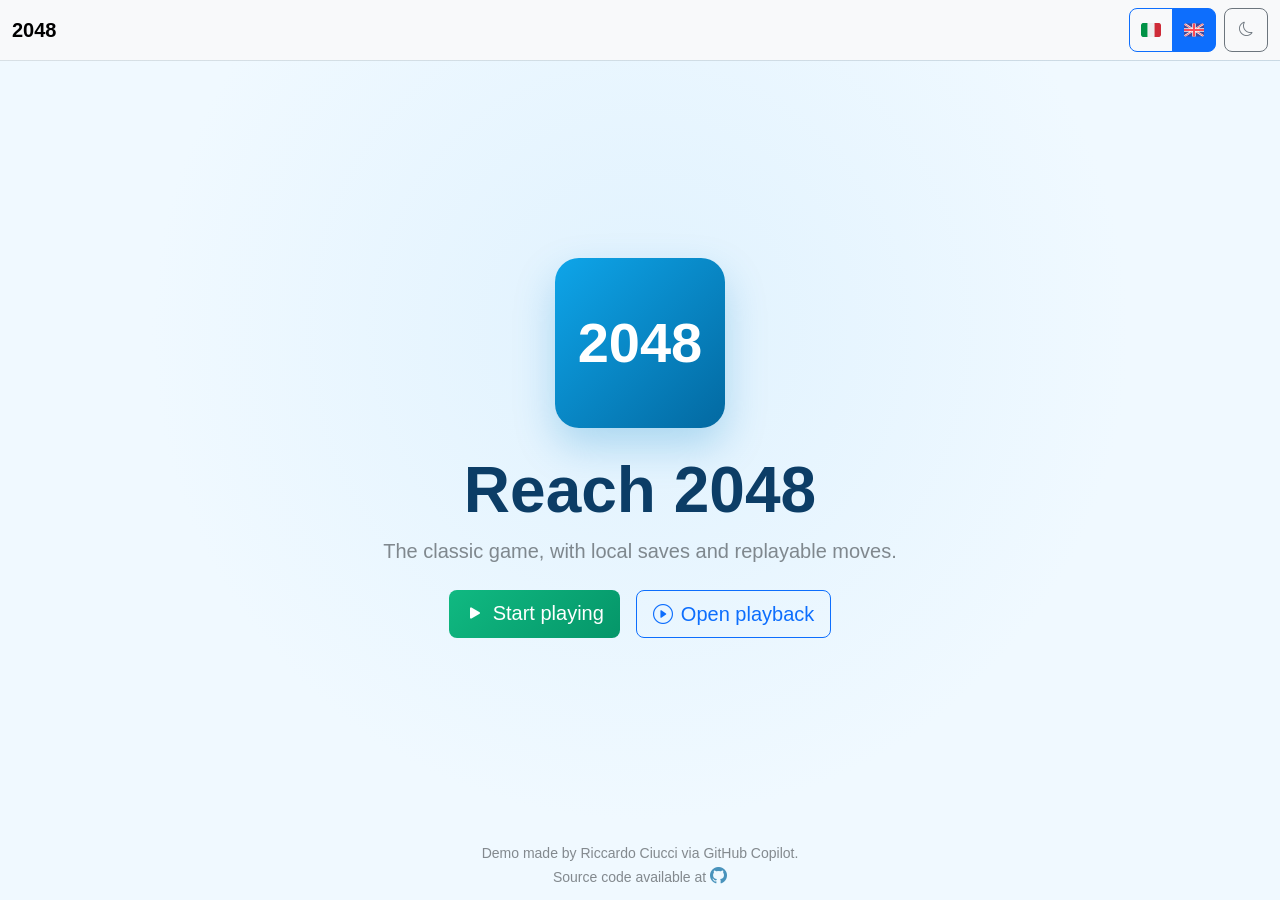
<file: game/index.html>
<!DOCTYPE html>
<html lang="en" data-page="landing">
<head>
    <meta charset="UTF-8">
    <meta name="viewport" content="width=device-width, initial-scale=1.0, viewport-fit=cover">
    <meta name="theme-color" content="#0ea5e9">
    <title>2048</title>
    <link rel="apple-touch-icon" href="images/icon.svg">
    <link rel="icon" href="images/icon.svg" type="image/svg+xml">
    <link rel="manifest" href="manifest.json">
    <link href="https://cdn.jsdelivr.net/npm/bootstrap@5.3.0/dist/css/bootstrap.min.css" rel="stylesheet">
    <link rel="stylesheet" href="https://cdn.jsdelivr.net/npm/bootstrap-icons@1.11.0/font/bootstrap-icons.css">
    <link rel="stylesheet" href="styles/styles.css">
    <script defer src="https://cdn.jsdelivr.net/npm/bootstrap@5.3.0/dist/js/bootstrap.bundle.min.js"></script>
    <script defer src="scripts/translations.js"></script>
    <script defer src="scripts/game.js"></script>
</head>
<body>
    <header class="navbar-container"><nav class="navbar navbar-light bg-body-tertiary"><div class="container-fluid d-flex flex-wrap align-items-center justify-content-between gap-2">
        <a class="navbar-brand mb-0 h5" href="index.html"><strong>2048</strong></a>
        <div class="d-flex align-items-center gap-2"><div class="btn-group btn-group-sm" role="group" aria-label="Language"><input type="radio" class="btn-check" name="language" id="lang-it" value="it"><label class="btn btn-outline-primary language-option" for="lang-it" title="Italiano"><img src="images/it-flag.svg" alt="Italiano"></label><input type="radio" class="btn-check" name="language" id="lang-en" value="en" checked><label class="btn btn-outline-primary language-option" for="lang-en" title="English"><img src="images/uk-flag.svg" alt="English"></label></div><button type="button" class="btn btn-outline-secondary btn-sm" id="theme-toggle" title="Toggle theme"><i class="bi bi-moon"></i></button></div>
    </div></nav></header>
    <main class="landing-main d-flex align-items-center justify-content-center"><section class="landing-content text-center"><div class="landing-mark">2048</div><h1 data-i18n="landingTitle">Reach 2048</h1><p class="lead text-muted" data-i18n="landingSubtitle">The classic game, with local saves and replayable moves.</p><div class="d-flex flex-wrap justify-content-center gap-3 mt-4"><a class="btn btn-success btn-lg" href="game.html"><i class="bi bi-play-fill"></i><span class="ms-2" data-i18n="startGame">Start playing</span></a><a class="btn btn-outline-primary btn-lg" href="playback.html"><i class="bi bi-play-circle"></i><span class="ms-2" data-i18n="openPlayback">Open playback</span></a></div></section></main>
    <footer class="landing-footer text-center small text-muted"><div data-i18n="footerCredit">Demo made by Riccardo Ciucci via GitHub Copilot.</div><div><span data-i18n="sourceAvailable">Source code available at</span> <a href="https://github.com/Richie314/2048-ai/" target="_blank" rel="noopener noreferrer"><i class="bi bi-github" aria-hidden="true"></i><span class="visually-hidden">GitHub</span></a></div></footer>
</body>
</html>
</file>
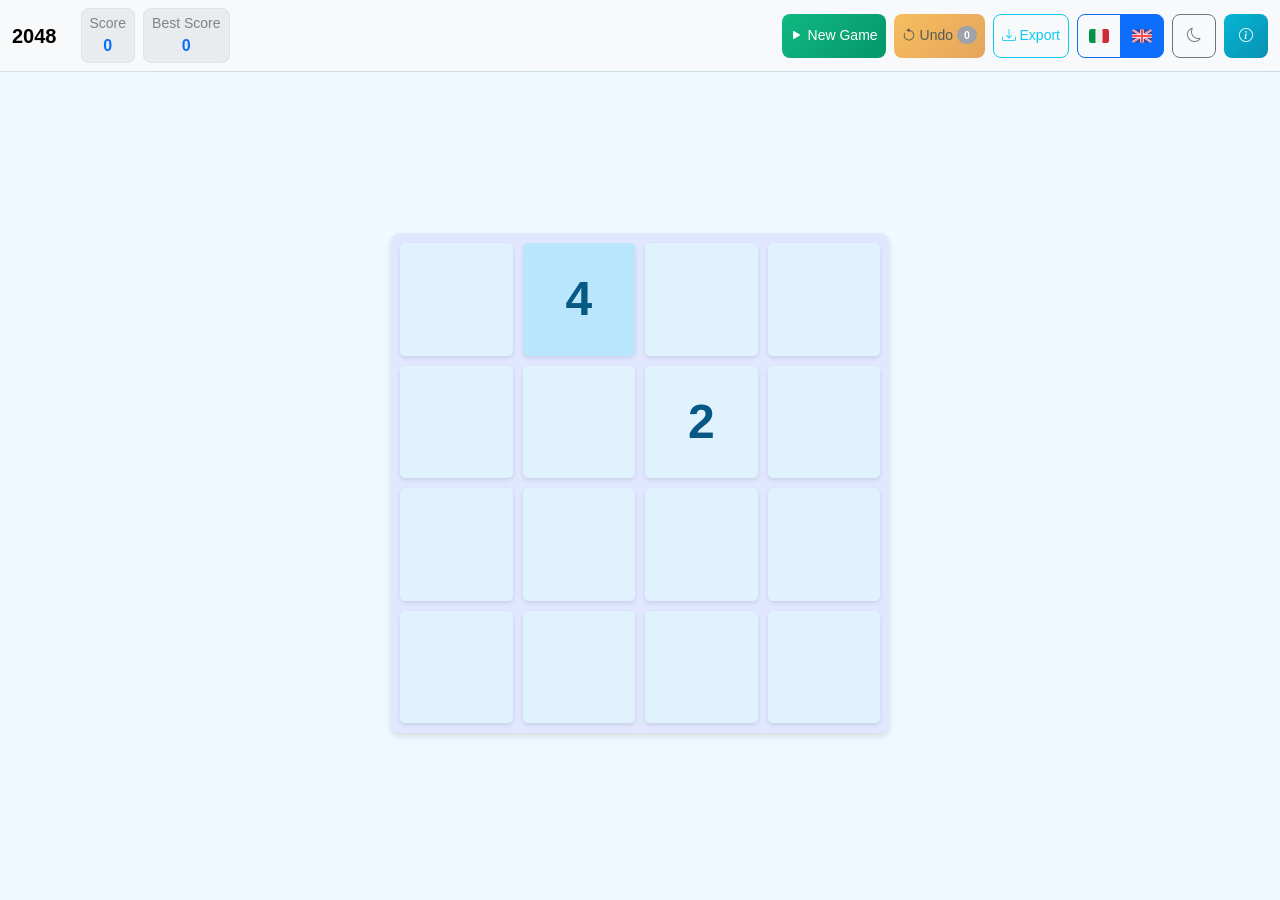
<file: game/game.html>
<!DOCTYPE html>
<html lang="en" data-page="game">
<head>
    <meta charset="UTF-8">
    <meta name="viewport" content="width=device-width, initial-scale=1.0, viewport-fit=cover">
    <meta name="theme-color" content="#0ea5e9">
    <meta name="apple-mobile-web-app-capable" content="yes">
    <title>2048 - Gioca</title>
    <link rel="apple-touch-icon" href="images/icon.svg">
    <link rel="icon" href="images/icon.svg" type="image/svg+xml">
    <link rel="manifest" href="manifest.json">
    <link href="https://cdn.jsdelivr.net/npm/bootstrap@5.3.0/dist/css/bootstrap.min.css" rel="stylesheet">
    <link rel="stylesheet" href="https://cdn.jsdelivr.net/npm/bootstrap-icons@1.11.0/font/bootstrap-icons.css">
    <link rel="stylesheet" href="styles/styles.css">
    <script defer src="https://cdn.jsdelivr.net/npm/bootstrap@5.3.0/dist/js/bootstrap.bundle.min.js"></script>
    <script defer src="scripts/translations.js"></script>
    <script defer src="scripts/game.js"></script>
</head>
<body>
    <header class="navbar-container">
        <nav class="navbar navbar-light bg-body-tertiary">
            <div class="container-fluid d-flex flex-wrap align-items-center justify-content-between gap-2">
                <div class="d-flex align-items-center gap-2">
                    <a class="navbar-brand mb-0 h5" href="index.html"><strong>2048</strong></a>
                    <div class="score-display d-flex flex-column align-items-center px-2 py-1 border rounded-3 bg-body-secondary">
                        <div class="text-muted small" data-i18n="score">Score</div><div class="fs-6 fw-bold text-primary" id="score">0</div>
                    </div>
                    <div class="best-score-display d-flex flex-column align-items-center px-2 py-1 border rounded-3 bg-body-secondary">
                        <div class="text-muted small" data-i18n="bestScore">Best Score</div><div class="fs-6 fw-bold text-primary" id="best-score">0</div>
                    </div>
                </div>
                <div class="d-flex flex-wrap align-items-center gap-2">
                    <button type="button" class="btn btn-success btn-sm compact-action" id="new-game-btn"><i class="bi bi-play-fill"></i><span class="ms-1 action-label" data-i18n="newGame">New Game</span></button>
                    <button type="button" class="btn btn-warning btn-sm compact-action" id="undo-btn"><i class="bi bi-arrow-counterclockwise"></i><span class="ms-1 action-label" data-i18n="undo">Undo</span><span class="badge bg-secondary ms-1" id="undo-count">0</span></button>
                    <button type="button" class="btn btn-outline-info btn-sm compact-action" id="export-btn"><i class="bi bi-download"></i><span class="ms-1 action-label" data-i18n="exportGame">Export</span></button>
                    <div class="btn-group btn-group-sm" role="group" aria-label="Language"><input type="radio" class="btn-check" name="language" id="lang-it" value="it"><label class="btn btn-outline-primary language-option" for="lang-it" title="Italiano"><img src="images/it-flag.svg" alt="Italiano"></label><input type="radio" class="btn-check" name="language" id="lang-en" value="en" checked><label class="btn btn-outline-primary language-option" for="lang-en" title="English"><img src="images/uk-flag.svg" alt="English"></label></div>
                    <button type="button" class="btn btn-outline-secondary btn-sm" id="theme-toggle" title="Toggle theme"><i class="bi bi-moon"></i></button>
                    <button type="button" class="btn btn-info btn-sm" id="info-btn" title="Instructions" data-bs-toggle="modal" data-bs-target="#instructionsModal"><i class="bi bi-info-circle"></i></button>
                </div>
            </div>
        </nav>
    </header>
    <main class="game-main d-flex justify-content-center align-items-center"><div class="game-wrapper d-flex flex-column align-items-center justify-content-center w-100"><div class="game-container"><div class="board" id="board"></div></div></div></main>
    <div class="modal fade" id="instructionsModal" tabindex="-1" aria-hidden="true"><div class="modal-dialog modal-dialog-centered"><div class="modal-content"><div class="modal-header"><h5 class="modal-title" data-i18n="instructions">Instructions</h5><button type="button" class="btn-close" data-bs-dismiss="modal" aria-label="Close"></button></div><div class="modal-body"><ul class="mb-0"><li data-i18n="instr1">Use arrow keys or swipe to move tiles</li><li data-i18n="instr2">Combine tiles with the same number to create larger numbers</li><li data-i18n="instr3">The goal is to reach the 2048 tile</li><li data-i18n="instr4">You can undo up to 10 previous moves</li></ul></div></div></div></div>
    <div class="modal fade" id="gameOverModal" tabindex="-1" aria-hidden="true"><div class="modal-dialog modal-dialog-centered"><div class="modal-content"><div class="modal-header"><h5 class="modal-title" data-i18n="gameOver">Game Over</h5><button type="button" class="btn-close" data-bs-dismiss="modal" aria-label="Close"></button></div><div class="modal-body text-center"><div class="text-muted mb-2" data-i18n="finalScore">Final Score</div><div class="fs-1 fw-bold text-primary" id="final-score">0</div><div class="text-muted mb-2 mt-3" data-i18n="bestTile">Best Tile</div><div class="fs-2 fw-bold" id="best-tile">2</div></div><div class="modal-footer"><button type="button" class="btn btn-secondary" data-bs-dismiss="modal" data-i18n="close">Close</button><button type="button" class="btn btn-primary" id="replay-btn" data-bs-dismiss="modal" data-i18n="playAgain">Play Again</button></div></div></div></div>
    <div class="modal fade" id="victoryModal" tabindex="-1" aria-hidden="true"><div class="modal-dialog modal-dialog-centered"><div class="modal-content border-success"><div class="modal-header bg-success text-white"><h5 class="modal-title" data-i18n="victory">🎉 You Won! 🎉</h5><button type="button" class="btn-close btn-close-white" data-bs-dismiss="modal" aria-label="Close"></button></div><div class="modal-body text-center"><div class="text-muted mb-2" data-i18n="finalScore">Final Score</div><div class="fs-1 fw-bold text-success" id="victory-score">0</div></div><div class="modal-footer"><button type="button" class="btn btn-secondary" data-bs-dismiss="modal" data-i18n="close">Close</button><button type="button" class="btn btn-success" id="continue-btn" data-bs-dismiss="modal" data-i18n="continue">Continue</button></div></div></div></div>
</body>
</html>
</file>
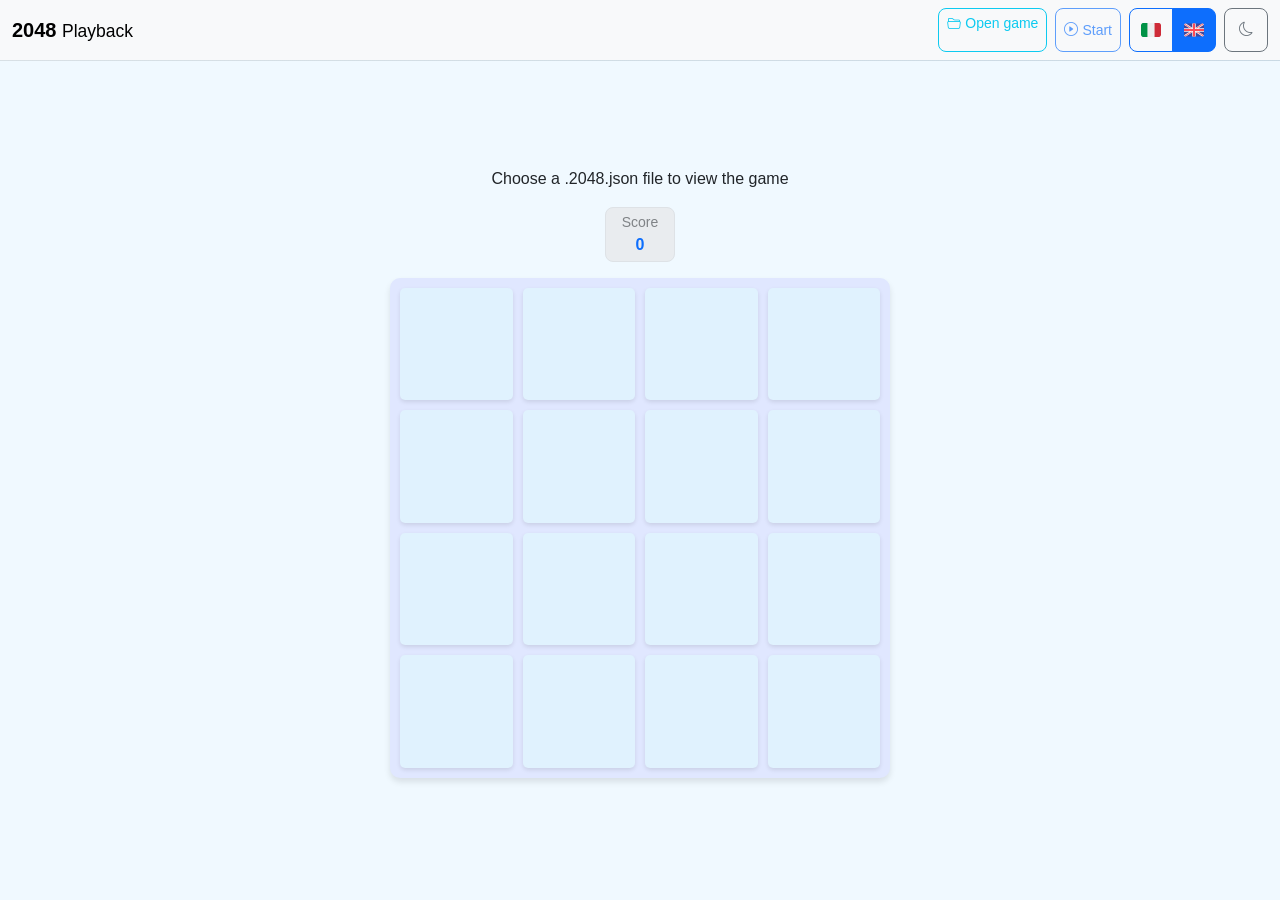
<file: game/playback.html>
<!DOCTYPE html>
<html lang="en" data-page="playback">
<head>
    <meta charset="UTF-8">
    <meta name="viewport" content="width=device-width, initial-scale=1.0, viewport-fit=cover">
    <meta name="theme-color" content="#0ea5e9">
    <title>2048 - Playback</title>
    <link rel="apple-touch-icon" href="images/icon.svg">
    <link rel="icon" href="images/icon.svg" type="image/svg+xml">
    <link rel="manifest" href="manifest.json">
    <link href="https://cdn.jsdelivr.net/npm/bootstrap@5.3.0/dist/css/bootstrap.min.css" rel="stylesheet">
    <link rel="stylesheet" href="https://cdn.jsdelivr.net/npm/bootstrap-icons@1.11.0/font/bootstrap-icons.css">
    <link rel="stylesheet" href="styles/styles.css">
    <script defer src="https://cdn.jsdelivr.net/npm/bootstrap@5.3.0/dist/js/bootstrap.bundle.min.js"></script>
    <script defer src="scripts/translations.js"></script>
    <script defer src="scripts/game.js"></script>
</head>
<body>
    <header class="navbar-container"><nav class="navbar navbar-light bg-body-tertiary"><div class="container-fluid d-flex flex-wrap align-items-center justify-content-between gap-2">
        <a class="navbar-brand mb-0 h5" href="index.html"><strong>2048</strong> <span class="small fw-normal" data-i18n="playback">Playback</span></a>
        <div class="d-flex flex-wrap align-items-center gap-2">
            <label class="btn btn-outline-info btn-sm mb-0" for="recording-file"><i class="bi bi-folder2-open"></i><span class="ms-1" data-i18n="chooseFile">Open game</span></label><input class="visually-hidden" type="file" id="recording-file" accept=".2048.json,application/json">
            <button type="button" class="btn btn-outline-primary btn-sm" id="start-playback-btn" disabled><i class="bi bi-play-circle"></i><span class="ms-1" data-i18n="startPlayback">Start</span></button>
            <div class="btn-group btn-group-sm" role="group" aria-label="Language"><input type="radio" class="btn-check" name="language" id="lang-it" value="it"><label class="btn btn-outline-primary language-option" for="lang-it" title="Italiano"><img src="images/it-flag.svg" alt="Italiano"></label><input type="radio" class="btn-check" name="language" id="lang-en" value="en" checked><label class="btn btn-outline-primary language-option" for="lang-en" title="English"><img src="images/uk-flag.svg" alt="English"></label></div>
            <button type="button" class="btn btn-outline-secondary btn-sm" id="theme-toggle" title="Toggle theme"><i class="bi bi-moon"></i></button>
        </div>
    </div></nav></header>
    <main class="game-main playback-main d-flex justify-content-center align-items-center"><div class="game-wrapper d-flex flex-column align-items-center justify-content-center w-100"><div class="playback-status text-center mb-3" id="playback-status" data-i18n="choosePlaybackFile">Choose a .2048.json file to view the game</div><div class="playback-score d-flex gap-3 mb-3"><div class="score-display d-flex flex-column align-items-center px-3 py-1 border rounded-3 bg-body-secondary"><div class="text-muted small" data-i18n="score">Score</div><div class="fs-6 fw-bold text-primary" id="score">0</div></div></div><div class="game-container"><div class="board" id="board"></div></div></div></main>
</body>
</html>
</file>
<file: game/styles/styles.css>
/* ============================================
   THEME & ROOT VARIABLES
   ============================================ */

:root {
    /* Light theme - Blue palette */
    --primary-50: #f0f9ff;
    --primary-100: #e0f2fe;
    --primary-200: #bae6fd;
    --primary-300: #7dd3fc;
    --primary-400: #38bdf8;
    --primary-500: #0ea5e9;
    --primary-600: #0284c7;
    --primary-700: #0369a1;
    --primary-800: #075985;
    --primary-900: #0c3d66;

    /* Tile colors - Blue shades */
    --tile-2: #e0f2fe;
    --tile-4: #bae6fd;
    --tile-8: #7dd3fc;
    --tile-16: #38bdf8;
    --tile-32: #0ea5e9;
    --tile-64: #0284c7;
    --tile-128: #0369a1;
    --tile-256: #075985;
    --tile-512: #0c3d66;
    --tile-1024: #082f49;
    --tile-2048: #0f172a;

    --tile-text-light: #075985;
    --tile-text-dark: #ffffff;

    --board-bg: #e0e7ff;
    --board-gap: 10px;
}

[data-theme="dark"] {
    --primary-50: #0f172a;
    --primary-100: #082f49;
    --primary-200: #0c3d66;
    --primary-300: #075985;
    --primary-400: #0369a1;
    --primary-500: #0284c7;
    --primary-600: #0ea5e9;
    --primary-700: #38bdf8;
    --primary-800: #7dd3fc;
    --primary-900: #bae6fd;

    /* Darker tile colors for dark theme */
    --tile-2: #1e293b;
    --tile-4: #334155;
    --tile-8: #475569;
    --tile-16: #64748b;
    --tile-32: #78909c;
    --tile-64: #90a4ae;
    --tile-128: #0284c7;
    --tile-256: #0369a1;
    --tile-512: #075985;
    --tile-1024: #0c3d66;
    --tile-2048: #082f49;

    --tile-text-light: #bae6fd;
    --tile-text-dark: #0f172a;

    --board-bg: #1e293b;
    --board-gap: 10px;
}

/* ============================================
   GENERAL STYLES
   ============================================ */

* {
    box-sizing: border-box;
}

html, body {
    margin: 0;
    padding: 0;
    height: 100%;
    font-family: -apple-system, BlinkMacSystemFont, 'Segoe UI', Roboto, 'Helvetica Neue', Arial, sans-serif;
    background-color: var(--primary-50);
    overflow: hidden;
}

[data-theme="dark"] {
    background-color: var(--primary-900);
    color: var(--primary-100);
}

/* ============================================
   LAYOUT
   ============================================ */

.navbar-container {
    position: sticky;
    top: 0;
    z-index: 1000;
    border-bottom: 1px solid rgba(0, 0, 0, 0.1);
    background: linear-gradient(135deg, var(--primary-50) 0%, var(--primary-100) 100%);
}

[data-theme="dark"] .navbar-container {
    background: linear-gradient(135deg, var(--primary-900) 0%, var(--primary-800) 100%);
    border-bottom-color: rgba(255, 255, 255, 0.1);
}

@media (max-width: 576px) {
    .navbar-container {
        padding: 0.35rem 0;
    }

    .score-display,
    .best-score-display {
        min-width: 58px;
        width: 58px;
        padding-inline: 0.35rem;
        line-height: 1.1;
        flex: 0 0 auto;
    }

    .compact-action {
        flex: 0 0 auto;
        padding: 0.25rem 0.45rem;
        min-width: 2.5rem;
        height: 2.5rem;
        display: inline-flex;
        align-items: center;
        justify-content: center;
    }

    .compact-action .action-label {
        display: none;
    }
}

.game-main {
    height: calc(100vh - 76px);
    overflow: hidden;
    padding: 10px 12px 12px;
}

.landing-main {
    min-height: calc(100vh - 126px);
    padding: 2rem 1.25rem;
    background: radial-gradient(circle at 50% 35%, var(--primary-100), var(--primary-50) 60%);
}

.landing-footer {
    min-height: 50px;
    padding: 0.5rem 1rem;
    background-color: var(--primary-50);
}

.landing-footer a {
    color: var(--primary-700);
    font-size: 1.05rem;
}

[data-theme="dark"] .landing-footer {
    background-color: var(--primary-900);
}

.landing-content {
    max-width: 700px;
}

.landing-mark {
    display: inline-flex;
    align-items: center;
    justify-content: center;
    width: 170px;
    height: 170px;
    margin-bottom: 1.5rem;
    border-radius: 24px;
    background: linear-gradient(135deg, var(--primary-500), var(--primary-700));
    color: white;
    font-size: 3.5rem;
    font-weight: 800;
    box-shadow: 0 18px 40px rgba(2, 132, 199, 0.25);
}

.landing-content h1 {
    font-size: clamp(2rem, 6vw, 4rem);
    font-weight: 800;
    color: var(--primary-900);
}

.playback-main .game-wrapper {
    max-width: 520px;
}

.playback-status {
    min-height: 1.5rem;
}

.language-option {
    width: 2.5rem;
    height: 2.25rem;
    display: inline-flex;
    align-items: center;
    justify-content: center;
    padding: 0.35rem;
}

.language-option img {
    display: block;
    width: 1.25rem;
    height: 0.875rem;
    object-fit: cover;
    border-radius: 2px;
}

.game-wrapper {
    width: 100%;
    max-width: 100%;
    min-height: 0;
}

.game-container {
    display: flex;
    justify-content: center;
    align-items: center;
    width: min(100%, calc(100dvh - 180px));
    max-width: min(100%, 500px);
    aspect-ratio: 1;
}

.board {
    display: grid;
    grid-template-columns: repeat(4, 1fr);
    grid-template-rows: repeat(4, 1fr);
    gap: var(--board-gap);
    background-color: var(--board-bg);
    border-radius: 10px;
    padding: var(--board-gap);
    width: 100%;
    height: 100%;
    box-shadow: 0 4px 6px rgba(0, 0, 0, 0.1);
    position: relative;
    touch-action: none;
    -webkit-user-select: none;
    user-select: none;
}

.tile {
    display: flex;
    align-items: center;
    justify-content: center;
    border-radius: 5px;
    font-weight: bold;
    font-size: clamp(1.5rem, 5vw, 3rem);
    cursor: default;
    -webkit-user-select: none;
    user-select: none;
    background-color: var(--primary-100);
    color: var(--tile-text-light);
    box-shadow: 0 2px 4px rgba(0, 0, 0, 0.1);
    position: relative;
    transition: background-color 0.15s ease-out;
}

/* Tile value colors */
.tile[data-value="2"] { background-color: var(--tile-2); color: var(--tile-text-light); }
.tile[data-value="4"] { background-color: var(--tile-4); color: var(--tile-text-light); }
.tile[data-value="8"] { background-color: var(--tile-8); color: var(--tile-text-light); }
.tile[data-value="16"] { background-color: var(--tile-16); color: var(--tile-text-light); }
.tile[data-value="32"] { background-color: var(--tile-32); color: var(--tile-text-light); }
.tile[data-value="64"] { background-color: var(--tile-64); color: var(--tile-text-dark); }
.tile[data-value="128"] { background-color: var(--tile-128); color: var(--tile-text-dark); }
.tile[data-value="256"] { background-color: var(--tile-256); color: var(--tile-text-dark); }
.tile[data-value="512"] { background-color: var(--tile-512); color: var(--tile-text-dark); }
.tile[data-value="1024"] { background-color: var(--tile-1024); color: var(--tile-text-dark); }
.tile[data-value="2048"] { background-color: var(--tile-2048); color: var(--tile-text-dark); }
.tile[data-value="4096"] { background-color: var(--tile-2048); color: var(--tile-text-dark); }
.tile[data-value="8192"] { background-color: var(--tile-2048); color: var(--tile-text-dark); }

/* Moving copies share the grid cells' measured size, including on mobile. */
.tile.sliding-tile {
    position: absolute;
    z-index: 2;
    min-height: 0;
    pointer-events: none;
    transition: none;
}

/* ============================================
   RESPONSIVE DESIGN
   ============================================ */

/* Tablets */
@media (max-width: 768px) {
    .board {
        max-width: 350px;
    }

    .tile {
        font-size: clamp(1.2rem, 4vw, 2rem);
    }

    .game-main {
        height: calc(100vh - 80px);
    }
}

/* Small phones */
@media (max-width: 480px) {
    .board {
        width: calc(100vw - 20px);
        max-width: calc(100vw - 20px);
        max-height: calc(100vw - 20px);
    }

    .tile {
        font-size: clamp(1rem, 3.5vw, 1.5rem);
    }

    .game-main {
        height: calc(100vh - 100px);
        padding: 5px;
    }

    .game-wrapper {
        max-width: 100vw;
    }

}


/* ============================================
   NAVBAR STYLES
   ============================================ */

.navbar-brand {
    font-size: 1.25rem;
    font-weight: bold;
}

.navbar-nav .btn-group {
    box-shadow: 0 2px 4px rgba(0, 0, 0, 0.05);
}

.navbar-nav .btn-group .btn {
    font-size: 0.875rem;
    padding: 0.25rem 0.5rem;
}

/* ============================================
   BUTTON STYLES
   ============================================ */

.btn {
    border-radius: 8px;
    font-weight: 500;
    transition: all 0.2s ease;
    position: relative;
    overflow: hidden;
}

.btn::before {
    content: '';
    position: absolute;
    top: 50%;
    left: 50%;
    width: 0;
    height: 0;
    border-radius: 50%;
    background: rgba(255, 255, 255, 0.3);
    transform: translate(-50%, -50%);
    transition: width 0.6s, height 0.6s;
}

.btn:active::before {
    width: 300px;
    height: 300px;
}

.btn-success {
    background: linear-gradient(135deg, #10b981 0%, #059669 100%);
    border: none;
}

.btn-success:hover {
    transform: translateY(-2px);
    box-shadow: 0 4px 12px rgba(16, 185, 129, 0.3);
}

.btn-success:active {
    transform: translateY(0);
}

.btn-warning {
    background: linear-gradient(135deg, #f59e0b 0%, #d97706 100%);
    border: none;
    color: white;
}

.btn-warning:hover {
    transform: translateY(-2px);
    box-shadow: 0 4px 12px rgba(245, 158, 11, 0.3);
}

.btn-warning:active {
    transform: translateY(0);
}

.btn-info {
    background: linear-gradient(135deg, #06b6d4 0%, #0891b2 100%);
    border: none;
    color: white;
}

.btn-info:hover {
    transform: translateY(-2px);
    box-shadow: 0 4px 12px rgba(6, 182, 212, 0.3);
}

.btn-info:active {
    transform: translateY(0);
}

/* ============================================
   MODAL STYLES
   ============================================ */

.modal-content {
    border: none;
    border-radius: 12px;
    box-shadow: 0 10px 40px rgba(0, 0, 0, 0.2);
}

.modal-header {
    background: linear-gradient(135deg, var(--primary-500) 0%, var(--primary-600) 100%);
    color: white;
    border: none;
}

[data-theme="dark"] .modal-content {
    background-color: var(--primary-800);
    color: var(--primary-100);
}

[data-theme="dark"] .modal-header {
    background: linear-gradient(135deg, var(--primary-600) 0%, var(--primary-700) 100%);
}

/* ============================================
   CARD STYLES
   ============================================ */

.card {
    border: none;
    border-radius: 12px;
    box-shadow: 0 2px 8px rgba(0, 0, 0, 0.05);
    transition: all 0.2s ease;
}

.card:hover {
    box-shadow: 0 4px 12px rgba(0, 0, 0, 0.1);
}

[data-theme="dark"] .card {
    background-color: var(--primary-800) !important;
    color: var(--primary-100);
    border: 1px solid var(--primary-700);
}

/* ============================================
   TEXT & UTILITY
   ============================================ */

.text-muted {
    opacity: 0.7;
}

[data-theme="dark"] .text-muted {
    color: var(--primary-400) !important;
}

.badge {
    border-radius: 20px;
    font-weight: 600;
}

#score {
    animation: scoreUpdate 0.3s ease-out;
}

@keyframes scoreUpdate {
    0% {
        transform: scale(1);
    }
    50% {
        transform: scale(1.15);
    }
    100% {
        transform: scale(1);
    }
}

@keyframes fadeIn {
    0% {
        opacity: 0;
    }
    100% {
        opacity: 1;
    }
}

/* ============================================
   TRANSITIONS
   ============================================ */

body {
    transition: background-color 0.3s ease, color 0.3s ease;
}

header {
    transition: background 0.3s ease, color 0.3s ease;
}

.card {
    transition: background-color 0.3s ease, color 0.3s ease, border-color 0.3s ease;
}

/* ============================================
   TOUCH & ACCESSIBILITY
   ============================================ */

.btn {
    min-height: 44px;
    min-width: 44px;
}

.tile {
    min-height: 0;
}

/* High contrast for dark mode text */
@media (prefers-contrast: more) {
    .tile {
        font-weight: 900;
    }
}

/* Reduced motion support */
@media (prefers-reduced-motion: reduce) {
    .tile,
    .btn,
    .card {
        transition: none;
    }

    .tile.new,
    .tile.merge,
    .tile.move {
        animation: none;
    }
}
</file>
